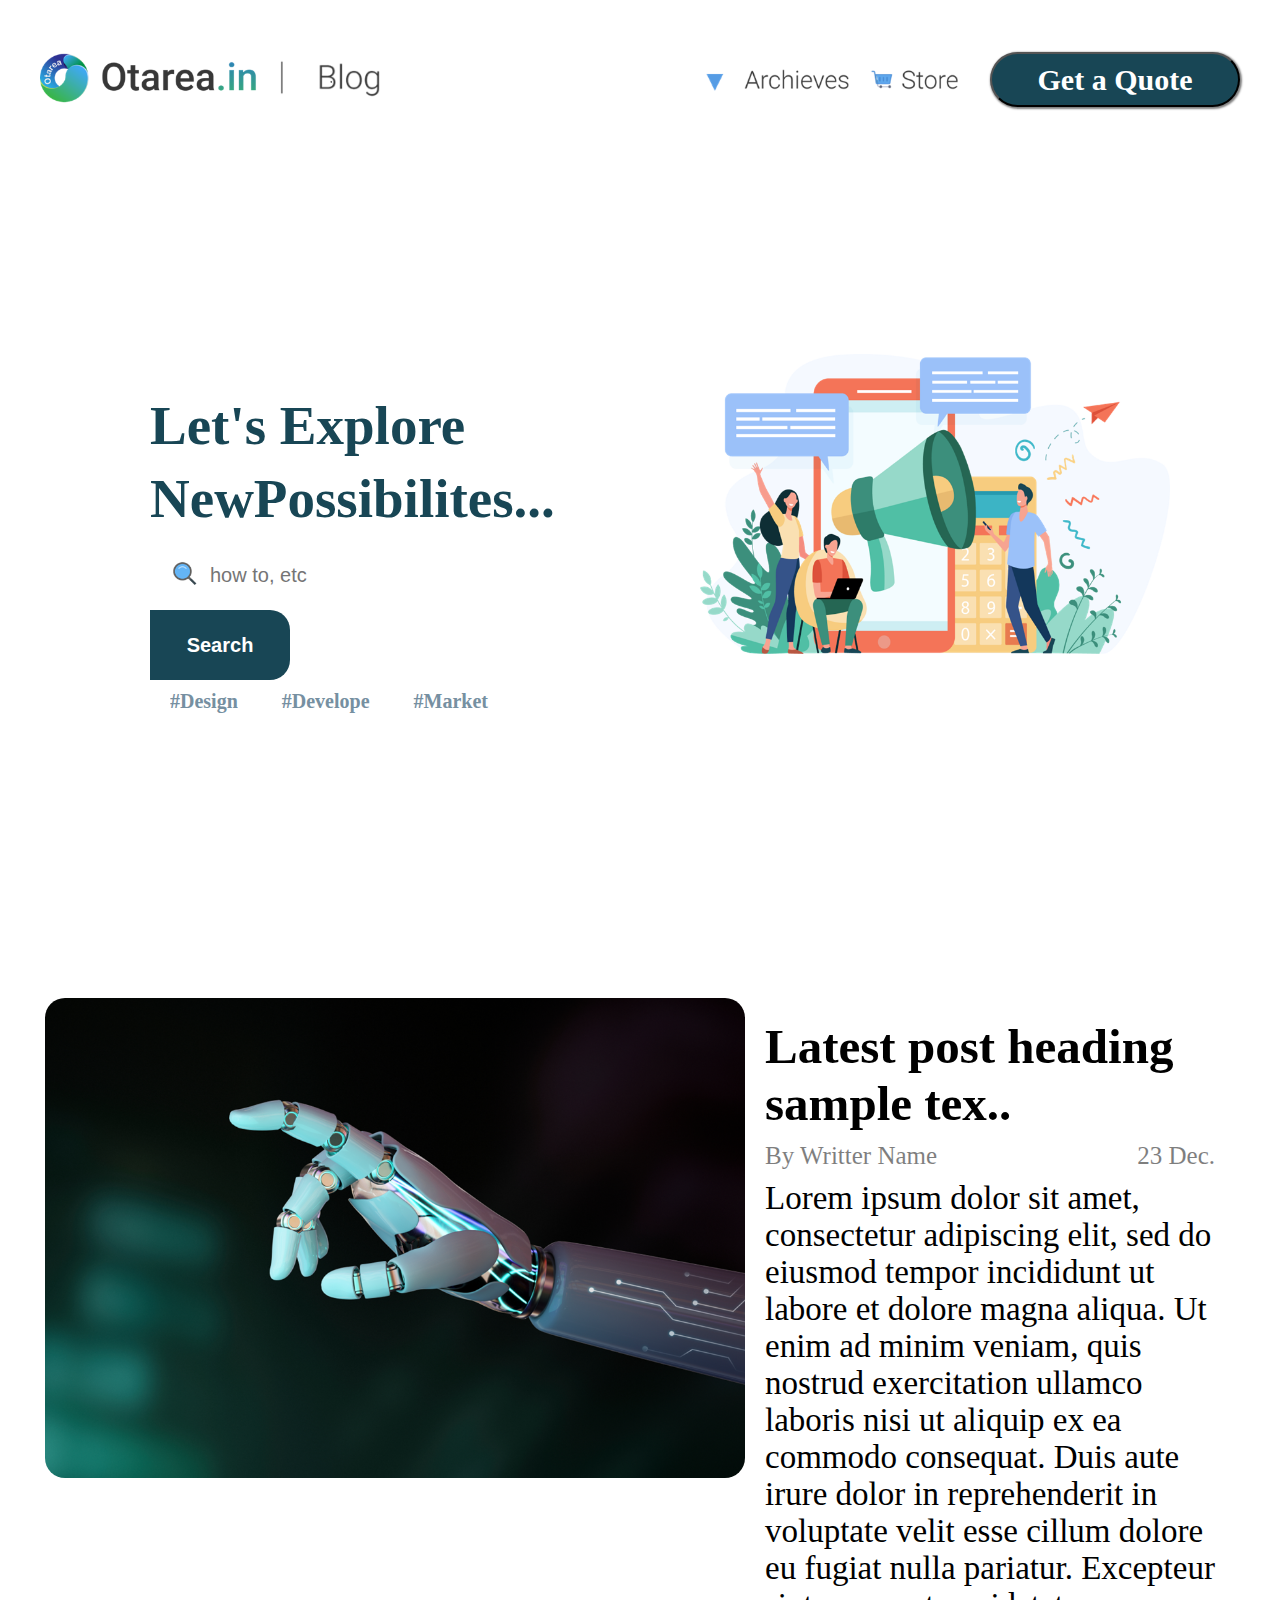
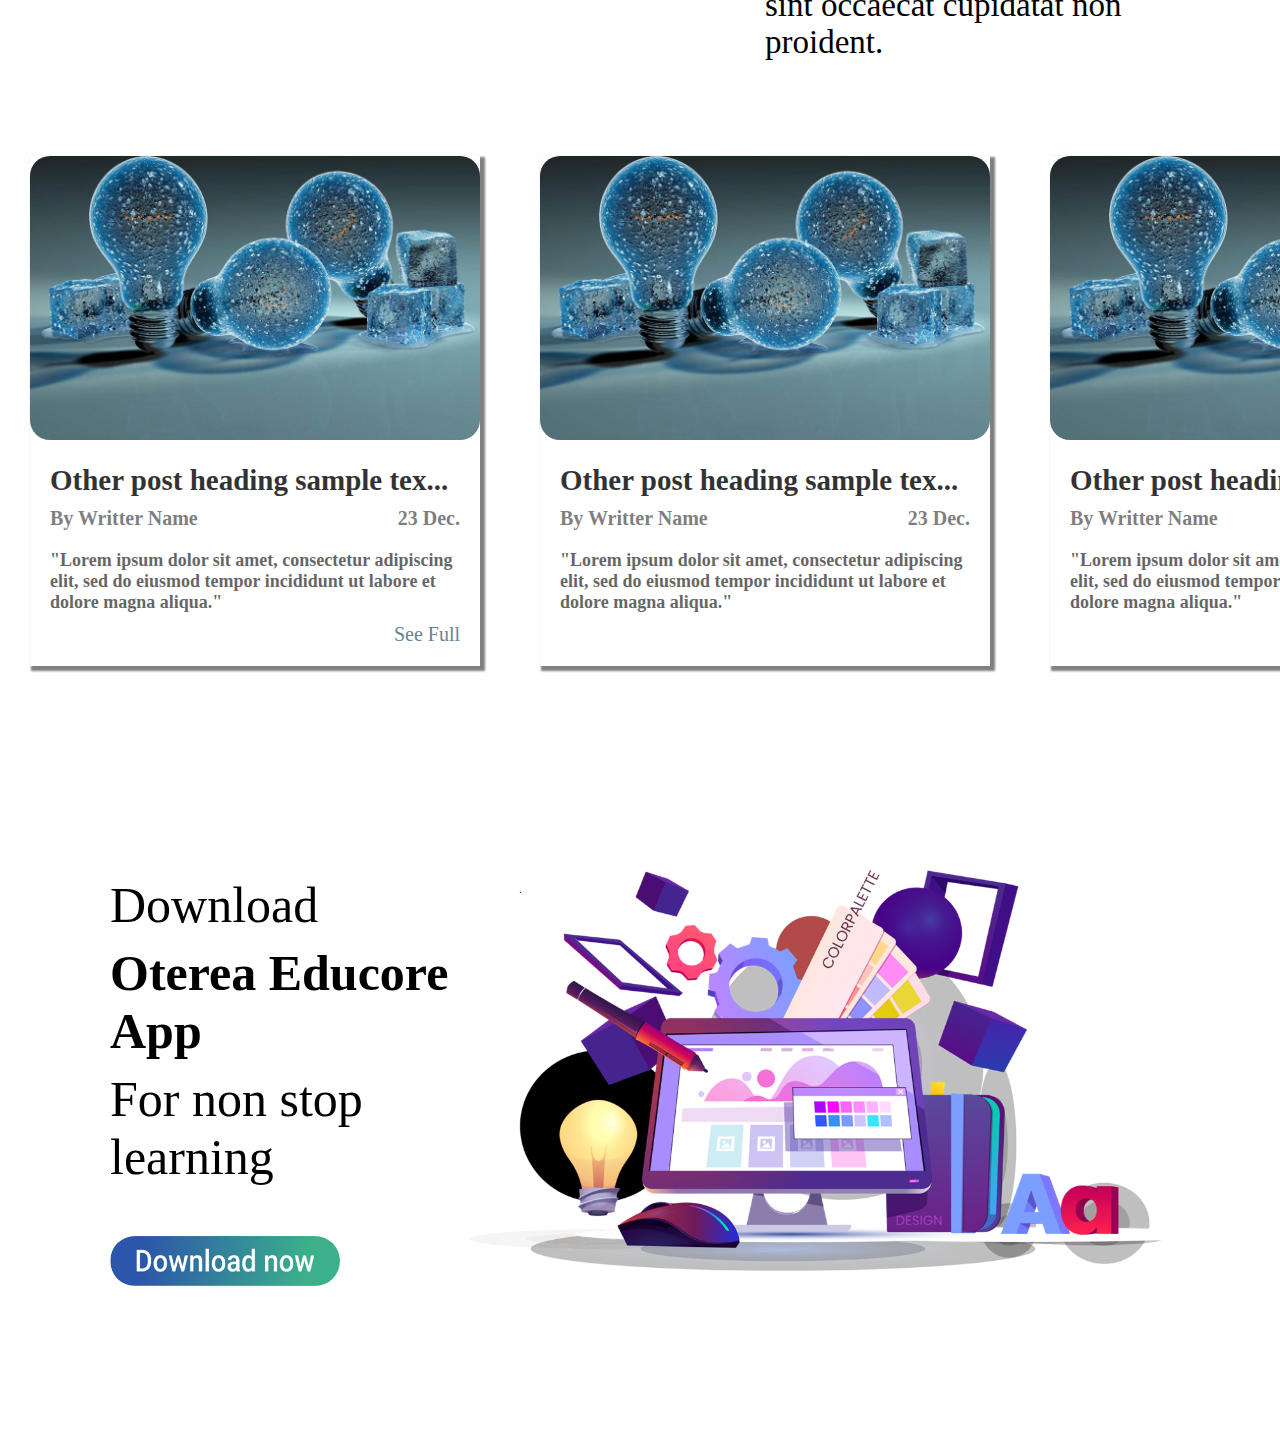
<file: index.html>
<!DOCTYPE html>
<html lang="en">
<head>
    <meta charset="UTF-8">
    <meta name="viewport" content="width=device-width, initial-scale=1.0">
    <title>Blog type</title>
    <link rel="stylesheet" href="test_cs.css">
</head>
<body>
    <header>
        <div class="top_icon">
            <span class="top_icon_left">
                <img src=".\icons\top_logo.png"><img src=".\icons\blog.png"> 
            </span>
            <div class="top_icon_right">
                <img src=".\icons\icon_right.png">
                <button id="btn_green1">Get a Quote</button>
                <!-- <img src=".\icons\btn_green.png"> -->
            </div>
        </div>
    </header>

    <section >
        <div class="first_bg" id="f_bg">
            <div class="first_bg_left" >
                <p>Let's Explore </p>
                <p>NewPossibilites...</p>

                <input type="text" id="inpute_text" placeholder="how to, etc"><button id="btn_search_green">Search</button>
                <br>
                <span class="first_bg_left_hashtag">
                    <h5>#Design</h5> <h5>#Develope</h5> <h5>#Market</h5>
                </span>
            </div>
            <div class="first_bg_right">
                <img src=".\icons\phone_with_3_persion.png" height="300px" width="auto">
            </div>
        </div>
    </section>

    <section>
        <div class="sec_bg" id="s_bg">
            
            <div class="bio_hand_class">
                <img src=".\icons\hand_bio.png" >
            </div>

            <div class="sec_bg_right" >
                <h2>Latest post heading sample tex..</h2>

                <div class="app_flex">
                    <p id="p_l" >By Writter Name</p>
                    <p id="p_r" >23 Dec.</p>
                </div>

                <article id="artical_id">Lorem ipsum dolor sit amet, consectetur adipiscing elit,
                  sed do eiusmod tempor incididunt ut labore et dolore magna aliqua.
                  Ut enim ad minim veniam, quis nostrud exercitation ullamco laboris nisi ut aliquip ex ea commodo consequat. 
                  Duis aute irure dolor in reprehenderit in voluptate velit esse cillum dolore eu fugiat nulla pariatur. 
                  Excepteur sint occaecat cupidatat non proident.
                </article>

            </div>
        </div>
    </section>

    <section>
        <div class="cont_all_grid">
        <div class="cont_all" >
            <img src=".\icons\bulb_icon.png" >

            <div class="_3_down">
                <h2>Other post heading sample tex...</h2>
                <div class="_3_app_flex">
                    <p class="3p_l" >By Writter Name</p>
                    <p class="3p_r" >23 Dec.</p>
                </div>
                <article id="_3_artical">
                    "Lorem ipsum dolor sit amet, consectetur adipiscing elit,
                    sed do eiusmod tempor incididunt ut labore et dolore magna aliqua."
                </article>
                <div id="see_full_id">See Full</div>
            </div>
        </div>
        <div class="cont_all" >
            <img src=".\icons\bulb_icon.png" >

            <div class="_3_down">
                <h2>Other post heading sample tex...</h2>
                <div class="_3_app_flex">
                    <p class="3p_l" >By Writter Name</p>
                    <p class="3p_r" >23 Dec.</p>
                </div>
                <article id="_3_artical">
                    "Lorem ipsum dolor sit amet, consectetur adipiscing elit,
                    sed do eiusmod tempor incididunt ut labore et dolore magna aliqua."
                </article>
                <div id="see_full_id"></div>
            </div>
        </div>
        <div class="cont_all" >
            <img src=".\icons\bulb_icon.png" >

            <div class="_3_down">
                <h2>Other post heading sample tex...</h2>
                <div class="_3_app_flex">
                    <p class="3p_l" >By Writter Name</p>
                    <p class="3p_r" >23 Dec.</p>
                </div>
                <article id="_3_artical">
                    "Lorem ipsum dolor sit amet, consectetur adipiscing elit,
                    sed do eiusmod tempor incididunt ut labore et dolore magna aliqua."
                </article>
                <div id="see_full_id">See Full</div>
            </div>
        </div>
        
        </div>

    </section>

    <section>
        <div class="last_bg" id="l_bg">
            
            <div class="last_bg_left" >
                <p>Download</p>
                <h2>Oterea Educore App</h2>
                <p>For non stop learning</p>
                <img src=".\icons\btn_gradent.png" id="last_g_btn">
            </div>

            <div class="last_bg_right">
                <img src=".\icons\animated_mack.png">
            </div>

        </div>
    </section>

</body>
</html>
</file>
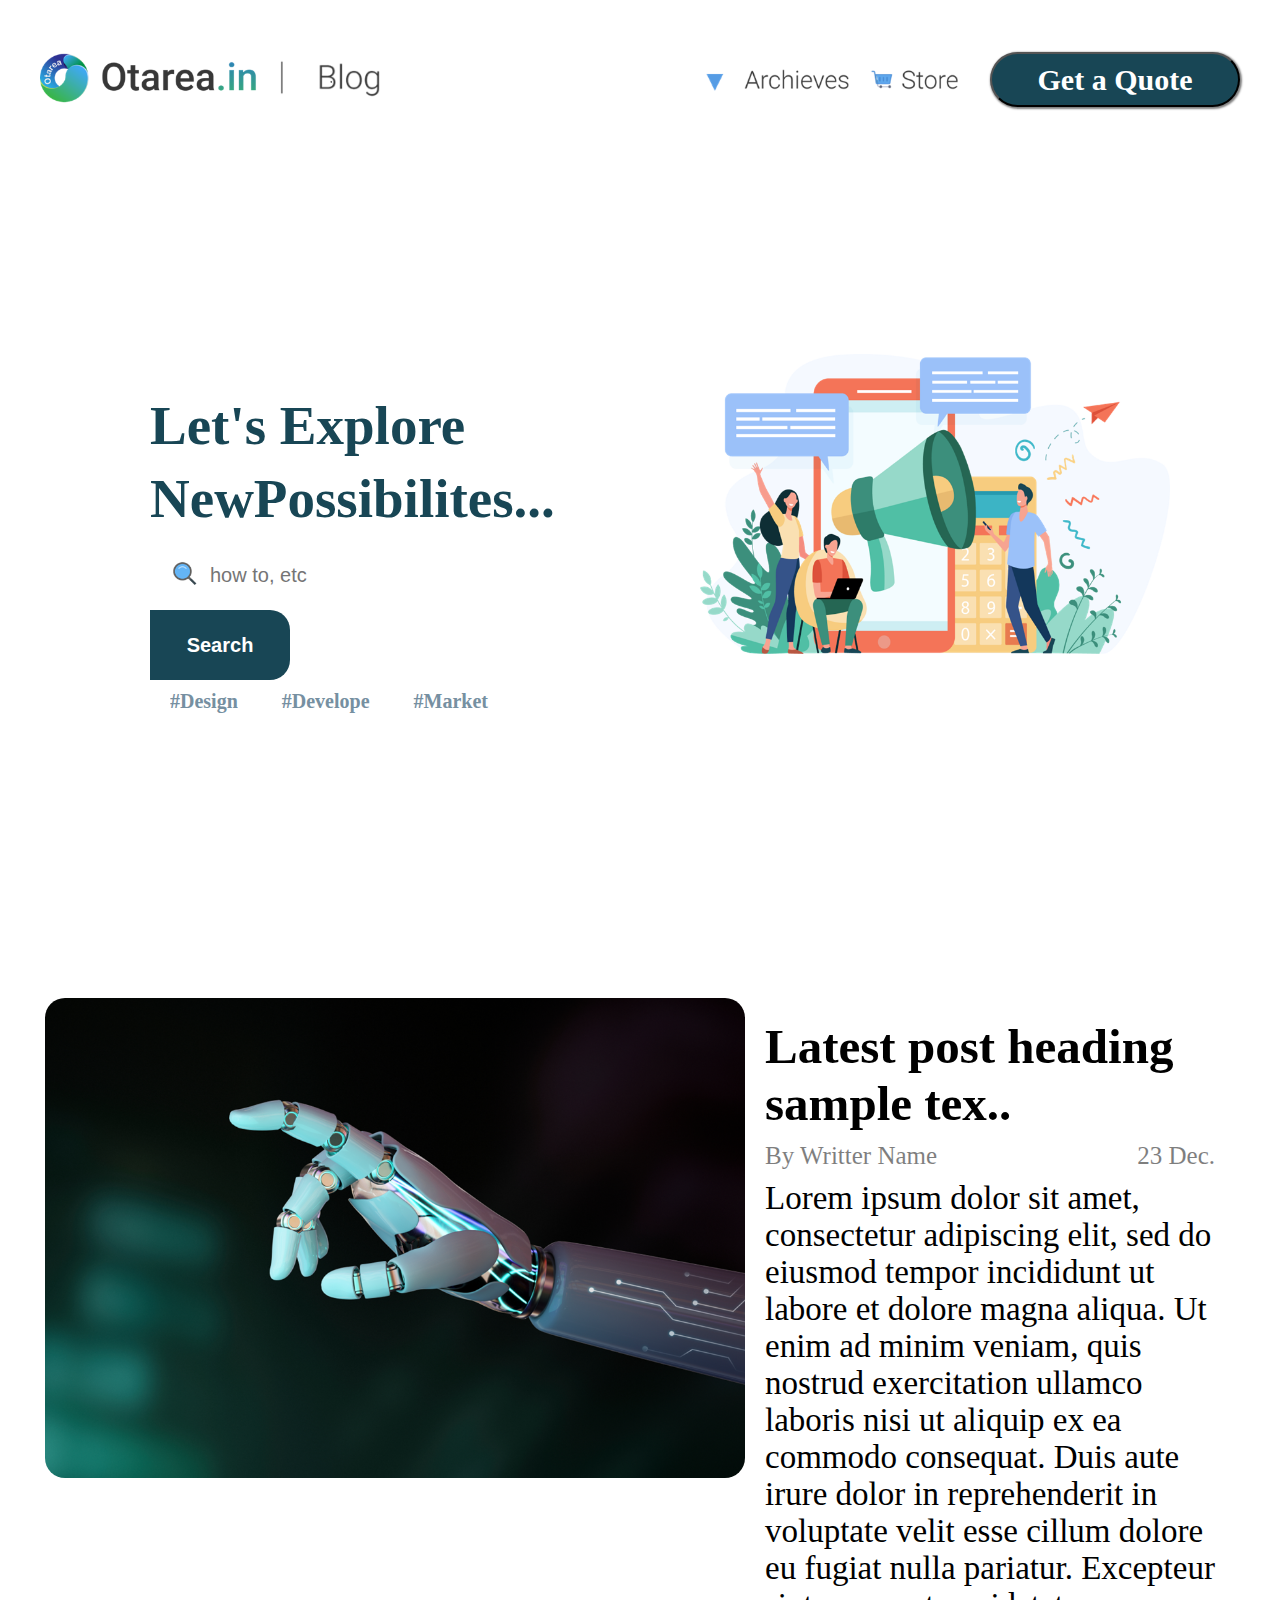
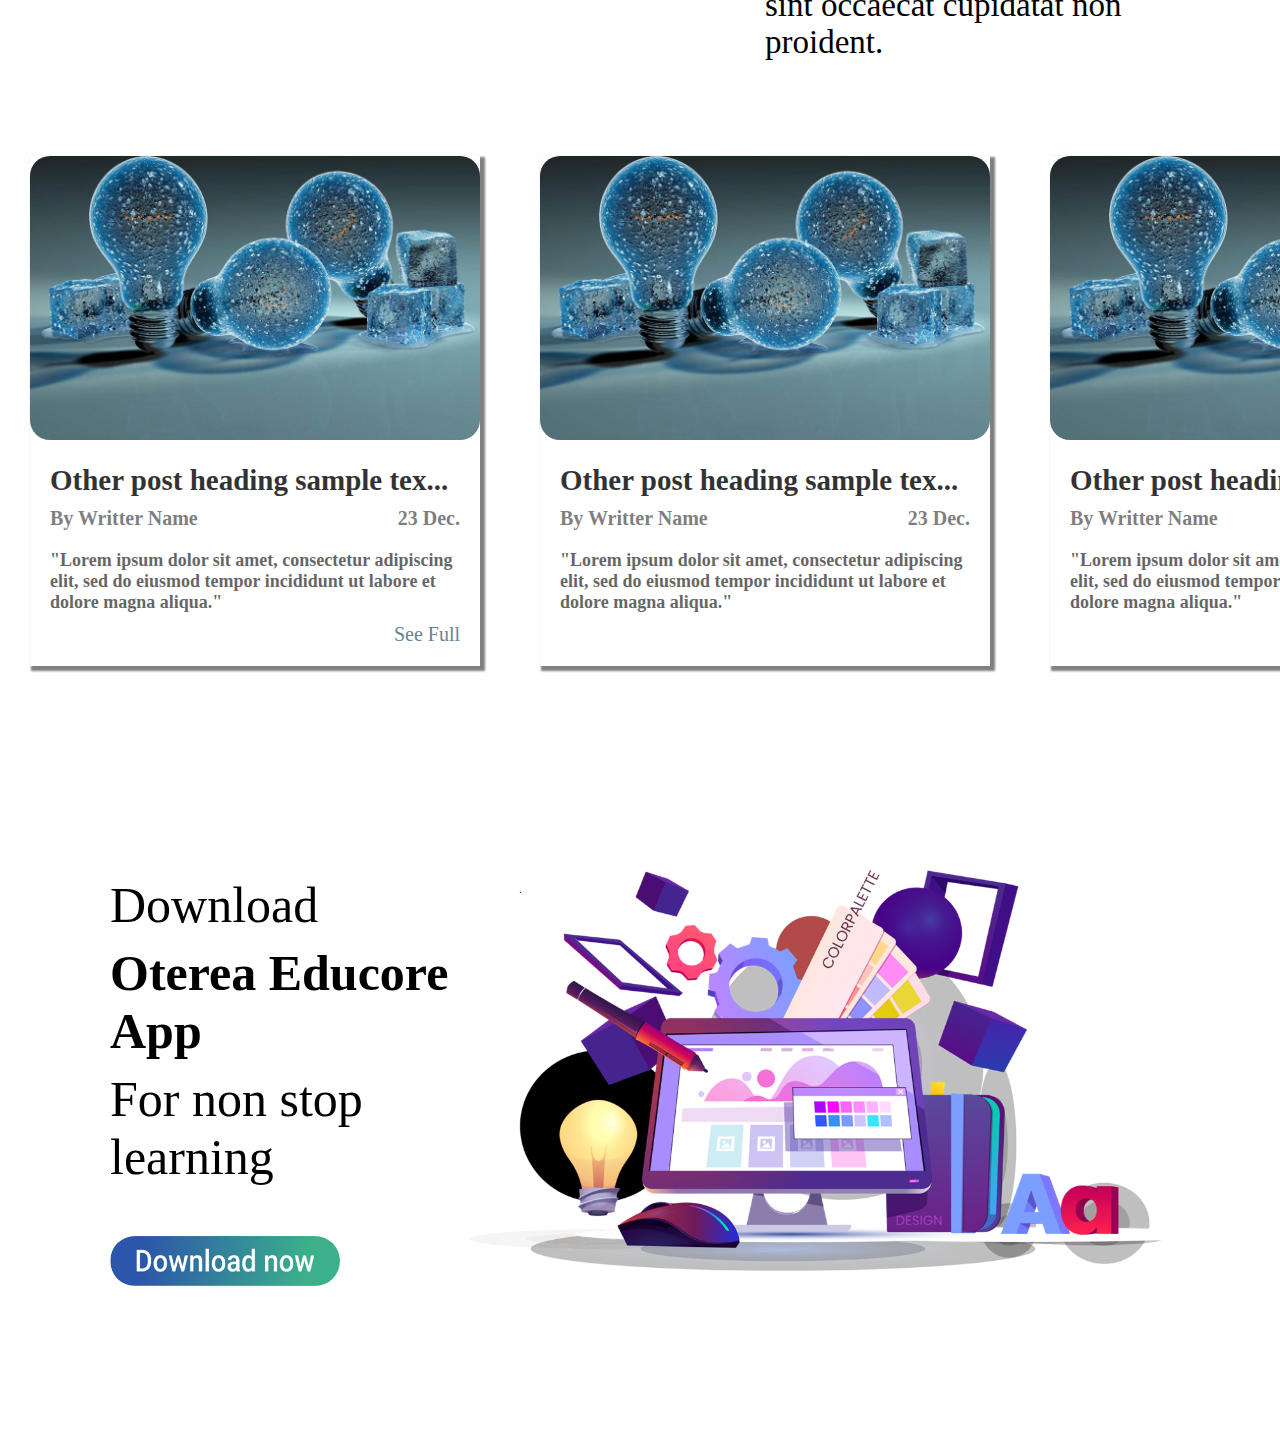
<file: test.html>
<!DOCTYPE html>
<html lang="en">
<head>
    <meta charset="UTF-8">
    <meta name="viewport" content="width=device-width, initial-scale=1.0">
    <title>Blog type</title>
    <link rel="stylesheet" href="test_cs.css">
</head>
<body>
    <header>
        <div class="top_icon">
            <span class="top_icon_left">
                <img src=".\icons\top_logo.png"><img src=".\icons\blog.png"> 
            </span>
            <div class="top_icon_right">
                <img src=".\icons\icon_right.png">
                <button id="btn_green1">Get a Quote</button>
                <!-- <img src=".\icons\btn_green.png"> -->
            </div>
        </div>
    </header>

    <section >
        <div class="first_bg" id="f_bg">
            <div class="first_bg_left" >
                <p>Let's Explore </p>
                <p>NewPossibilites...</p>

                <input type="text" id="inpute_text" placeholder="how to, etc"><button id="btn_search_green">Search</button>
                <br>
                <span class="first_bg_left_hashtag">
                    <h5>#Design</h5> <h5>#Develope</h5> <h5>#Market</h5>
                </span>
            </div>
            <div class="first_bg_right">
                <img src=".\icons\phone_with_3_persion.png" height="300px" width="auto">
            </div>
        </div>
    </section>

    <section>
        <div class="sec_bg" id="s_bg">
            
            <div class="bio_hand_class">
                <img src=".\icons\hand_bio.png" >
            </div>

            <div class="sec_bg_right" >
                <h2>Latest post heading sample tex..</h2>

                <div class="app_flex">
                    <p id="p_l" >By Writter Name</p>
                    <p id="p_r" >23 Dec.</p>
                </div>

                <article id="artical_id">Lorem ipsum dolor sit amet, consectetur adipiscing elit,
                  sed do eiusmod tempor incididunt ut labore et dolore magna aliqua.
                  Ut enim ad minim veniam, quis nostrud exercitation ullamco laboris nisi ut aliquip ex ea commodo consequat. 
                  Duis aute irure dolor in reprehenderit in voluptate velit esse cillum dolore eu fugiat nulla pariatur. 
                  Excepteur sint occaecat cupidatat non proident.
                </article>

            </div>
        </div>
    </section>

    <section>
        <div class="cont_all_grid">
        <div class="cont_all" >
            <img src=".\icons\bulb_icon.png" >

            <div class="_3_down">
                <h2>Other post heading sample tex...</h2>
                <div class="_3_app_flex">
                    <p class="3p_l" >By Writter Name</p>
                    <p class="3p_r" >23 Dec.</p>
                </div>
                <article id="_3_artical">
                    "Lorem ipsum dolor sit amet, consectetur adipiscing elit,
                    sed do eiusmod tempor incididunt ut labore et dolore magna aliqua."
                </article>
                <div id="see_full_id">See Full</div>
            </div>
        </div>
        <div class="cont_all" >
            <img src=".\icons\bulb_icon.png" >

            <div class="_3_down">
                <h2>Other post heading sample tex...</h2>
                <div class="_3_app_flex">
                    <p class="3p_l" >By Writter Name</p>
                    <p class="3p_r" >23 Dec.</p>
                </div>
                <article id="_3_artical">
                    "Lorem ipsum dolor sit amet, consectetur adipiscing elit,
                    sed do eiusmod tempor incididunt ut labore et dolore magna aliqua."
                </article>
                <div id="see_full_id"></div>
            </div>
        </div>
        <div class="cont_all" >
            <img src=".\icons\bulb_icon.png" >

            <div class="_3_down">
                <h2>Other post heading sample tex...</h2>
                <div class="_3_app_flex">
                    <p class="3p_l" >By Writter Name</p>
                    <p class="3p_r" >23 Dec.</p>
                </div>
                <article id="_3_artical">
                    "Lorem ipsum dolor sit amet, consectetur adipiscing elit,
                    sed do eiusmod tempor incididunt ut labore et dolore magna aliqua."
                </article>
                <div id="see_full_id">See Full</div>
            </div>
        </div>
        
        </div>

    </section>

    <section>
        <div class="last_bg" id="l_bg">
            
            <div class="last_bg_left" >
                <p>Download</p>
                <h2>Oterea Educore App</h2>
                <p>For non stop learning</p>
                <img src=".\icons\btn_gradent.png" id="last_g_btn">
            </div>

            <div class="last_bg_right">
                <img src=".\icons\animated_mack.png">
            </div>

        </div>
    </section>

</body>
</html>
</file>
<file: test_cs.css>
body{
    /* background-color: #fffdf8; */
}

*{
    padding: 0px;
    margin: 0px;
}
.top_icon_left img{
    width: auto;
    height: 65px;
    
}

#btn_green1{
    margin-left: 20px;
    background-color: #184655;
    color: #fff;
    border-radius: 30px;
    font-size: 30px;
    width: 250px;
    padding: 0px 20px ;
    height: 55px;
    font-family: Roboto;
    font-weight:bolder;
    box-shadow: 1px 1px 2px 1px gray ;
}

.top_icon_right img{
    width: auto;
    height: 55px;
    border-radius: 5px;
    
}
.top_icon_right{
    display: flex;
    /* flex-direction: row; */
    justify-content: space-between;
    align-items: center;
    
}
.top_icon{
    display: flex;
    /* flex-direction: row; */
    justify-content: space-between;
    align-items: center;
    margin: 5px 40px;
    margin-top: 45px;
    
}


/* first start */

#f_bg{
    margin-top: 70px;  
    background-image: url("https://s3-alpha-sig.figma.com/img/a153/599e/aa033cf28f27ba6cfb8076557beaeedf?Expires=1738540800&Key-Pair-Id=APKAQ4GOSFWCVNEHN3O4&Signature=Be-OxuuYdcoUIYXa6je-ZzCtMMOT3itpi7Ypv02uJ4zrmapdqrIyjFRwYPqHzE3J7QG1lgwXBF8sw3NiGkp5eY0rtoW4LvjQsKeOB61awLKtXtAHADMsPQT8lfbh7O4TYHIQDdOwCTNUqMoSXAnQK-uRCFZmd7sJJgB3UMDrsi6T4i-BsWU-0A~Vywgr5pXunBPRTn1Nlx9hAmX1pkFr9S5Ce~Wh0KMo0lEWwaIXpyAml9yf2sQhAndS9ohJb3E1MpXCqZjblJh4n5HNKhyv8Av1PWpnEQypNiafXQs6oppVY37SCPEhsGmgAUIlZ20OolniBGfnlzL02UEkKyNjlQ__");
}
/* .\icons\test_first_bg.png */
    /* icons/test_first_bg.png */
    /* C:\Users\gulam\Desktop\sem_6_accio\Devlopment_module\Projects\icons\test_first_bg.png */
    /* background-image: url("icons/test_first_bg.png"); */
    /* background-repeat: no-repeat; */
    /* background-size: cover; */
    /* background-position: center; */
    /* background-color: black; */
.first_bg{
    display: grid;
    grid-template-columns: 1fr 1fr;
    grid-template-rows: auto;
    padding: 90px;
    padding-top: 150px;
    /* box-sizing: border-box; */
    margin: 20px 20px;
    border-radius: 40px;
    /* margin-bottom: 50px; */
    
}
.first_bg_left{
    margin-left: 40px;
    margin-bottom: 90px;
    padding: 50px 0px;
}
.first_bg_left p{
    margin: 10px 0px;
    border-radius: 20px;
    font-size: 55px;
    font-weight: bolder;
    font-family: Poppins;
    color: #184655;
    border: none;

}
.first_bg_right img{

    border-radius: 20px;
    margin-left: 70px;
    margin-top: 20px;
}

#inpute_text{
    /* box-sizing: border-box; */
    padding-left: 60px;
    height: 70px;
    width: 280px;
    border-top-left-radius: 20px;
    border-bottom-left-radius: 20px;
    border: none;
    font-size: 20px;
    background-image: url(icons/search_icon_colored.png);
    background-repeat: no-repeat;
    background-position:left;
    background-size: 30px;
    background-position-x: 20px;
}

#btn_search_green{
    background-color: #184655;
    border: none;
    color: white;
    border-top-right-radius: 20px;
    border-bottom-right-radius: 20px;
    font-size: 20px;
    font-weight: bolder;
    height: 70px;
    width: 140px;
}

.first_bg_left_hashtag h5{
    display: flex;
    flex-direction: row;
    display: inline-block;
    margin: 10px 20px;
    opacity: 0.9;
    font-size: 20px;
    color: #688497;
}



/* secoung */

#s_bg{
    /* .\icons\test_first_bg.png */
    /* C:\Users\gulam\Desktop\sem_6_accio\Devlopment_module\Projects\icons\test_first_bg.png */
    background-image: url("https://s3-alpha-sig.figma.com/img/a153/599e/aa033cf28f27ba6cfb8076557beaeedf?Expires=1738540800&Key-Pair-Id=APKAQ4GOSFWCVNEHN3O4&Signature=Be-OxuuYdcoUIYXa6je-ZzCtMMOT3itpi7Ypv02uJ4zrmapdqrIyjFRwYPqHzE3J7QG1lgwXBF8sw3NiGkp5eY0rtoW4LvjQsKeOB61awLKtXtAHADMsPQT8lfbh7O4TYHIQDdOwCTNUqMoSXAnQK-uRCFZmd7sJJgB3UMDrsi6T4i-BsWU-0A~Vywgr5pXunBPRTn1Nlx9hAmX1pkFr9S5Ce~Wh0KMo0lEWwaIXpyAml9yf2sQhAndS9ohJb3E1MpXCqZjblJh4n5HNKhyv8Av1PWpnEQypNiafXQs6oppVY37SCPEhsGmgAUIlZ20OolniBGfnlzL02UEkKyNjlQ__");
    border-radius: 30px;
    
}
.sec_bg{
    display: grid;
    grid-template-columns: 1fr 1fr;
    grid-template-rows: auto ;
    padding: 25px;
    /* box-sizing: border-box; */
    margin: 20px 20px;
    border-radius: 30px;
}
.bio_hand_class img{
    border-radius: 20px;
    width: 700px;
}
.sec_bg_right{
    padding: 20px;
    gap: 20px;
    /* box-sizing: border-box; */
}

.sec_bg_right h2{
    font-size: 49px;
    
}

.app_flex p{
    font-size: 25px;
    margin: 10px 0px;
    opacity: 0.5;
}

#artical_id{
    font-size: 33px;
}
.app_flex{
    display: flex;
    justify-content: space-between;
}

/* third start */
.cont_all img{
    width:450px;
    height: auto;
    border-radius: 20px;
    
}
.cont_all{
    margin: 30px;
    box-shadow: 3px 3px 2px 2px gray;
}
._3_down{
    padding: 20px;
}

._3_down h2{
    font-size: 29px;
    opacity: 0.8;
    font-weight: bolder;
}
._3_app_flex{
    display: flex;
    justify-content: space-between;
    font-size: 20px;
    opacity: 0.5;
    font-weight: bolder;
    padding: 10px 0px;
}
#_3_artical{
    font-size: 18px;
    font-weight: 200px;
    opacity: 0.6;
    font-weight: bolder;
    margin: 10px 0px;
}
#see_full_id{
    display: flex;
    justify-content: end;
    color: #688497;
    font-size: 20px;

}
.cont_all_grid{
    display: grid;
    grid-template-columns: 1fr 1fr 1fr;
    grid-template-rows: auto;
}


/* last */
#l_bg{
    background-image: url("https://s3-alpha-sig.figma.com/img/a153/599e/aa033cf28f27ba6cfb8076557beaeedf?Expires=1738540800&Key-Pair-Id=APKAQ4GOSFWCVNEHN3O4&Signature=Be-OxuuYdcoUIYXa6je-ZzCtMMOT3itpi7Ypv02uJ4zrmapdqrIyjFRwYPqHzE3J7QG1lgwXBF8sw3NiGkp5eY0rtoW4LvjQsKeOB61awLKtXtAHADMsPQT8lfbh7O4TYHIQDdOwCTNUqMoSXAnQK-uRCFZmd7sJJgB3UMDrsi6T4i-BsWU-0A~Vywgr5pXunBPRTn1Nlx9hAmX1pkFr9S5Ce~Wh0KMo0lEWwaIXpyAml9yf2sQhAndS9ohJb3E1MpXCqZjblJh4n5HNKhyv8Av1PWpnEQypNiafXQs6oppVY37SCPEhsGmgAUIlZ20OolniBGfnlzL02UEkKyNjlQ__");

}
.last_bg_right img{
    width: 700px;
    height: auto;
    padding-bottom:50px ;
    padding-left: 10px;
}

.last_bg{
    display: grid;
    grid-template-columns: 1fr 1fr;
    grid-template-rows: auto;
    padding: 90px;
    padding-top: 150px;
    margin: 20px 20px;
    border-radius: 40px;
}
#last_g_btn{
    margin-top: 50px;
    width: 230px;
    height: 50px;
    border-radius: 50px;
}
/*  */
.last_bg_left p{
    margin-top: 10px;
    font-size: 50px;
    /* padding-left: 10px; */
}
.last_bg_left h2{
    margin-top: 10px;
    font-size: 50px;
    font-weight: bolder;
    /* padding-left: 10px; */
}
</file>
